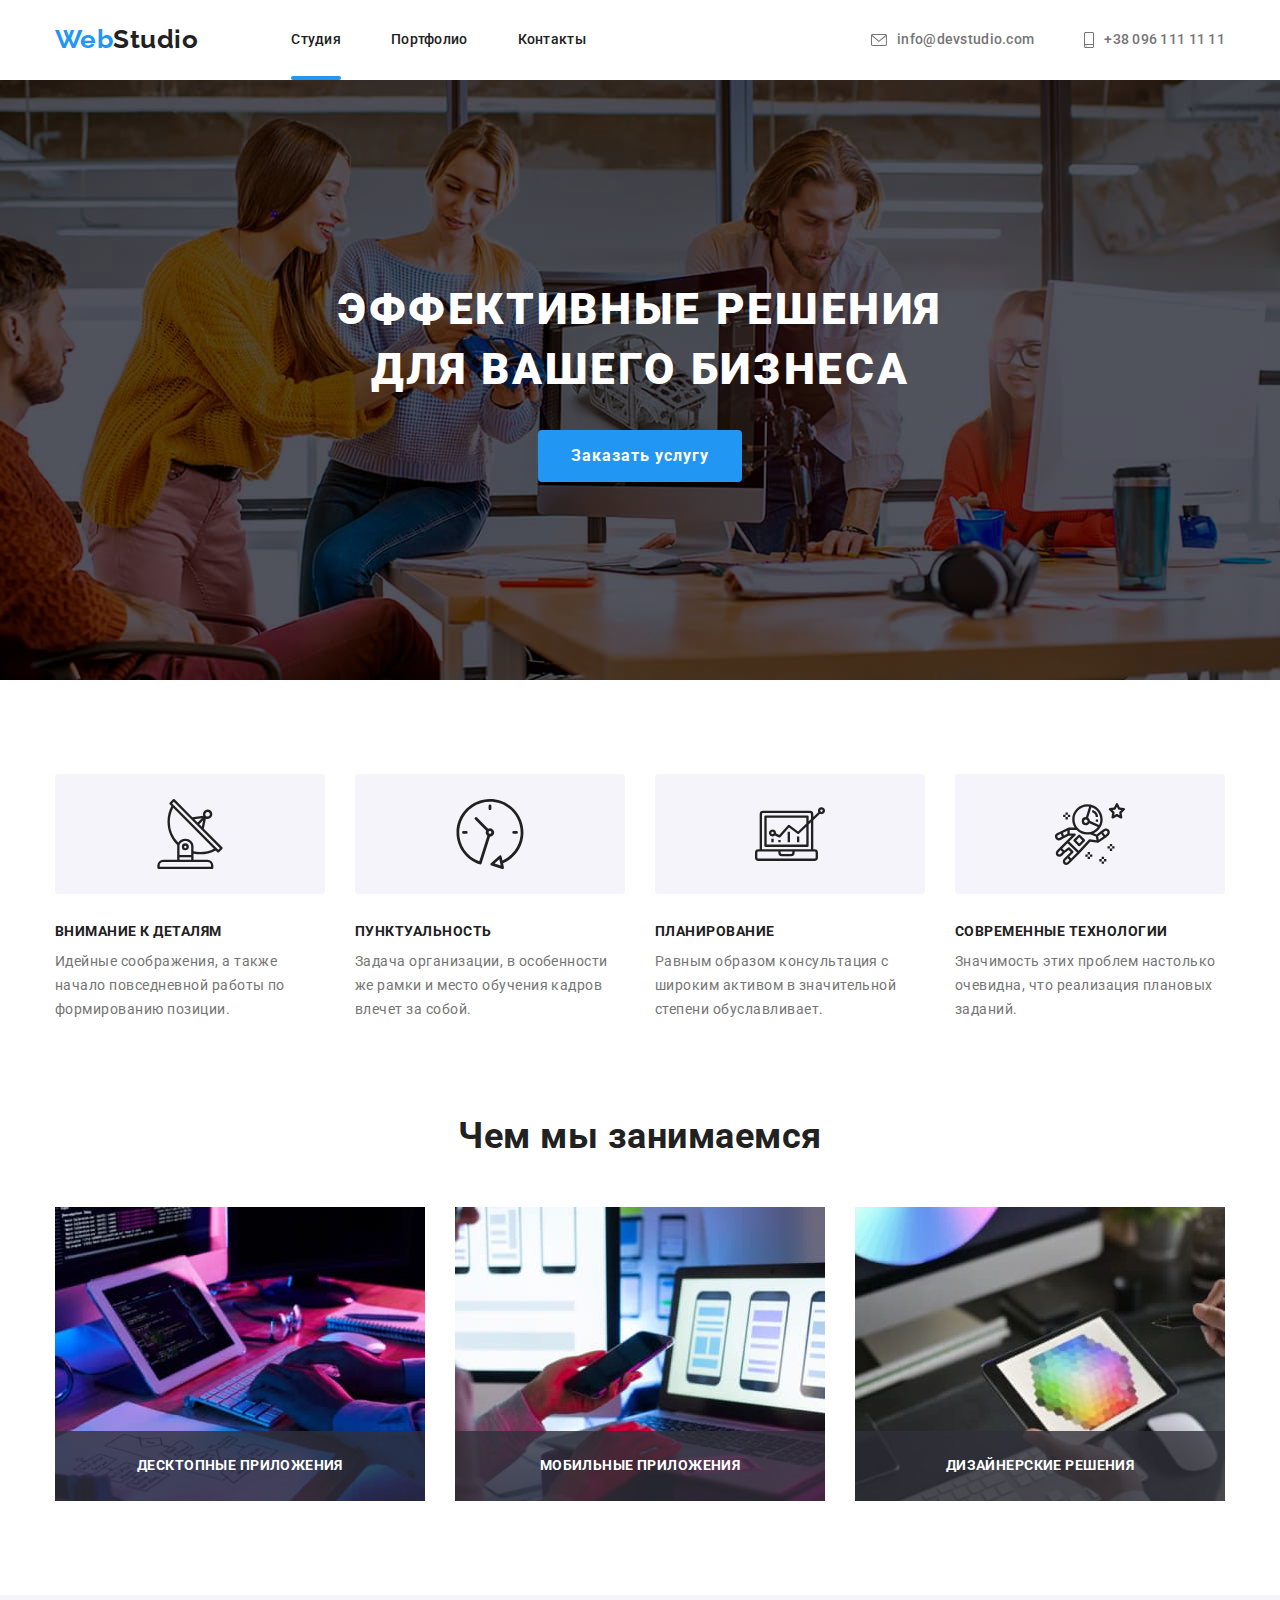
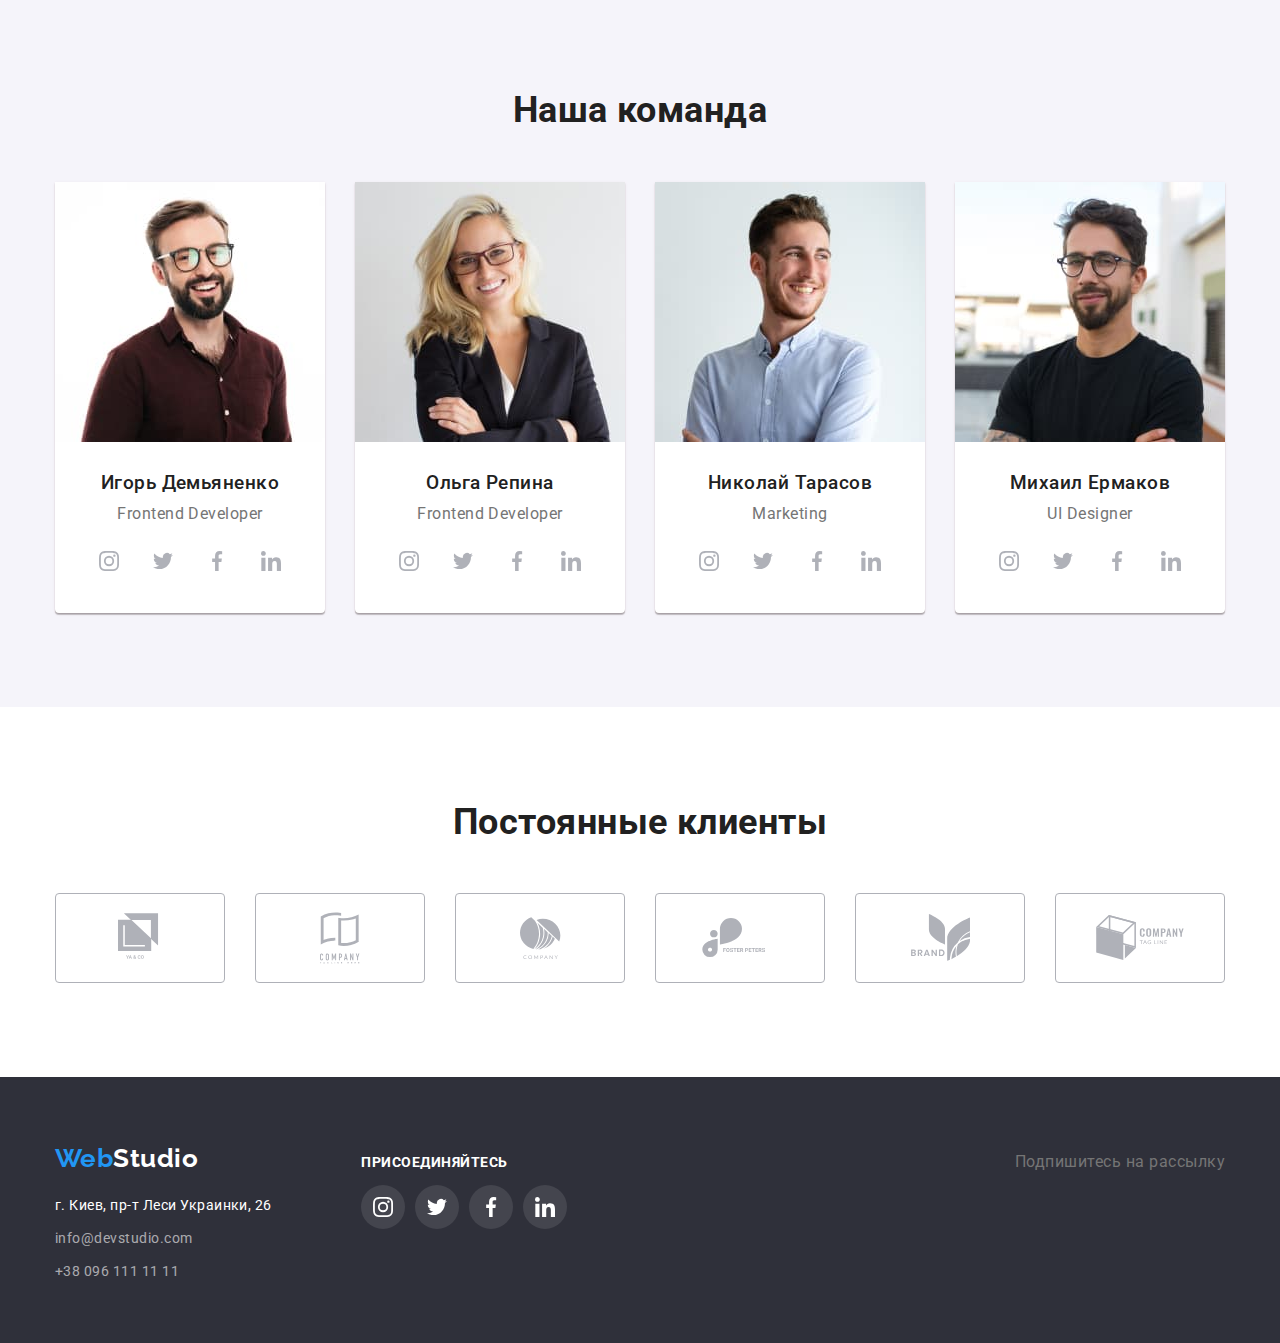
<file: index.html>
<!DOCTYPE html>
<html lang="ru">

<head>
    <meta charset="UTF-8">
    <meta name="viewport" content="width=device-width, initial-scale=1.0">
    <title>WebStudio</title>
    <link rel="preconnect" href="https://fonts.gstatic.com">
    <link rel="stylesheet" href="https://fonts.googleapis.com/css2?family=Raleway:wght@700&family=Roboto:wght@400;500;700;900&display=swap">
    <link rel="stylesheet" href="https://cdnjs.cloudflare.com/ajax/libs/modern-normalize/1.0.0/modern-normalize.min.css">
    <link rel="stylesheet" href="./css/styles.css">
</head>

<body>
    <!--Шапка сайта с навигацией-->
    <header class="page-header">
        <div class="container">
            <nav class="main-nav">
                <a href="./index.html" lang="en" class="logo">
                    <span class="logo-web">Web</span><span class="header-studio">Studio</span>
                </a>
                <ul class="site-nav list">
                    <li class="item">
                        <a href="./index.html" class="link current">Студия</a>
                    </li>
                    <li class="item">
                        <a href="./portfolio.html" class="link">Портфолио</a>
                    </li>
                    <li class="item">
                        <a href="" class="link">Контакты</a></li>
                </ul>
            </nav>
            <ul class="contacts list">
                <li class="item">
                    <a href="mailto:info@devstudio.com"
                        class="link mail" 
                        lang="en">
                        <svg class="icon-mail" width="16" height="12">
                            <use href="./images/sprite.svg#icon-envelope" class="mail"></use>
                        </svg>
                        info@devstudio.com</a>
                </li>
                <li class="item">
                    <a  href="tel:+380961111111"
                        class="link tel">
                        <svg class="icon-tel"  width="10" height="16">
                            <use href="./images/sprite.svg#icon-smartphone" class="tel"></use>
                        </svg>
                        +38 096 111 11 11</a>
                </li>
            </ul>
        </div>
    </header>
    <main>
        <!--Заглавие, кнопка-->
        <section class="hero">
            <div class="overlay">
                <div class="hero-title">
                    <h1 class="hero-text">Эффективные решения для вашего бизнеса</h1>
                </div>
                <button type="button" class="button primary" data-open-modal>Заказать услугу</button>
                <div class="backdrop is-hidden" data-backdrop>
                    <div class="modal">
                        <button type="button" class="close-button" data-close-modal>&#10006</button>
                        <p>Lorem ipsum, dolor sit amet consectetur adipisicing elit. Corrupti, vel.</p>
                    </div>
                </div>
            </div>
        </section>

        <!--Наши решения, заголовок скрыт-->
        <section class="section decision">
            <div class="container">
                <h2 class="visually-hidden">Решения</h2>
                <ul class="list">
                    <li class="item attention">
                        <div class="item-background">
                            <svg class="icon-decision">
                                <use href="./images/sprite.svg#icon-antenna"></use>
                            </svg>
                        </div>
                        <h3 class="title ">Внимание к деталям</h3>
                        <p class="text">Идейные соображения, а также начало повседневной работы по формированию позиции.</p>
                    </li>
                    <li class="item punctual">
                        <div class="item-background">
                            <svg class="icon-decision">
                                <use href="./images/sprite.svg#icon-clock"></use>
                            </svg>
                        </div>
                        <h3 class="title ">Пунктуальность</h3>
                        <p class="text">Задача организации, в особенности же рамки и место обучения кадров влечет
                            за собой.</p>
                    </li>
                    <li class="item planning">
                        <div class="item-background">
                            <svg class="icon-decision">
                            <use href="./images/sprite.svg#icon-diagram"></use>
                            </svg>
                        </div>
                        <h3 class="title ">Планирование</h3>
                        <p class="text">Равным образом консультация с широким активом в значительной степени
                            обуславливает.</p>
                    </li>
                    <li class="item technology">
                        <div class="item-background">
                            <svg class="icon-decision">
                                <use href="./images/sprite.svg#icon-astronaut"></use>
                            </svg>
                        </div>
                        <h3 class="title ">Современные технологии</h3>
                        <p class="text">Значимость этих проблем настолько очевидна, что реализация плановых
                            заданий.</p>
                    </li>
                </ul>
            </div>
        </section>

        <!--Чем мы занимаемся-->
        <section class="section work">
            <div class="container">
                <h2 class="title">Чем мы занимаемся</h2>
                <ul class="list">
                    <li class="item">
                        <a href="" class="link picture">
                            <img src="./images/box-1.jpg" 
                                alt="Программист работает за планшетом" 
                                width="370">
                            <div class="overlay">
                                <p class="text">Десктопные приложения</p>
                            </div>
                        </a>
                    </li>
                    <li class="item">
                        <a href="" class="link picture">
                            <img src="./images/box-2.jpg" 
                                alt="Человек, который настраивает мобильное приложение"
                                width="370">
                            <div class="overlay">
                                <p class="text">Мобильные приложения</p>
                            </div>
                        </a>
                    </li>
                    <li class="item">
                        <a href="" class="link picture">
                            <img src="./images/box-3.jpg" 
                                alt="Пользователь рисует на планшете" 
                                width="370">
                            <div class="overlay">
                                <p class="text">Дизайнерские решения</p>
                            </div>
                        </a>
                    </li>
                </ul>
            </div>
        </section>

        <!--Наша команда-->
        <section class="section team">
            <div class="container">
                <h2 class="title">Наша команда</h2>
                <ul class="team list">
                    <li>
                        <a href="">
                            <img src="./images/team-card-01.jpg" alt="Фотография, на которой изображен сотрудник Игорь Демьяненко" 
                                width="270"
                                class="team-photo">
                        </a>
                        <h3 class="team-names">Игорь Демьяненко</h3>
                        <p class="description">Frontend Developer</p>
                        <ul class="social-list">
                            <li class="list">
                                <a href="https://www.instagram.com/" class="link-social" aria-label="Instagram">
                                    <svg class="icon-social">
                                        <use href="./images/sprite.svg#icon-instagram"></use>
                                    </svg>
                                </a>
                            </li>
                            <li class="list">
                                <a href="https://www.twitter.com/" class="link-social" aria-label="twitter">
                                    <svg class="icon-social">
                                        <use href="./images/sprite.svg#icon-twitter"></use>
                                    </svg>
                                </a>
                            </li>
                            <li class="list">
                                <a href="https://www.facebook.com/" class="link-social" aria-label="facebook">
                                    <svg class="icon-social">
                                        <use href="./images/sprite.svg#icon-facebook"></use>
                                    </svg>
                                </a>
                            </li>
                            <li class="list">
                                <a href="https://www.linkedin.com/" class="link-social" aria-label="linkedin">
                                    <svg class="icon-social">
                                        <use href="./images/sprite.svg#icon-linkedin"></use>
                                    </svg>
                                </a>
                            </li>
                        </ul>
                    </li>
                    <li>
                        <a href="">
                            <img src="./images/team-card-02.jpg"
                                alt="Фотография, на которой изображена сотрудница Ольга Репина" 
                                width="270"
                                class="team-photo">
                        </a>
                        <h3 class="team-names">Ольга Репина</h3>
                        <p class="description">Frontend Developer</p>
                        <ul class="social-list">
                            <li class="list">
                                <a href="https://www.instagram.com/" class="link-social" aria-label="Instagram">
                                    <svg class="icon-social">
                                        <use href="./images/sprite.svg#icon-instagram"></use>
                                    </svg>
                                </a>
                            </li>
                            <li class="list">
                                <a href="https://www.twitter.com/" class="link-social" aria-label="twitter">
                                    <svg class="icon-social">
                                        <use href="./images/sprite.svg#icon-twitter"></use>
                                    </svg>
                                </a>
                            </li>
                            <li class="list">
                                <a href="https://www.facebook.com/" class="link-social" aria-label="facebook">
                                    <svg class="icon-social">
                                        <use href="./images/sprite.svg#icon-facebook"></use>
                                    </svg>
                                </a>
                            </li>
                            <li class="list">
                                <a href="https://www.linkedin.com/" class="link-social" aria-label="linkedin">
                                    <svg class="icon-social">
                                        <use href="./images/sprite.svg#icon-linkedin"></use>
                                    </svg>
                                </a>
                            </li>
                        </ul>
                    </li>
                    <li>
                        <a href="">
                            <img src="./images/team-card-03.jpg"
                                alt="Фотография, на которой изображен сотрудник Николай Тарасов" 
                                width="270"
                                class="team-photo">
                            </a>
                        <h3 class="team-names">Николай Тарасов</h3>
                        <p class="description">Marketing</p>
                        <ul class="social-list">
                            <li class="list">
                                <a href="https://www.instagram.com/" class="link-social" aria-label="Instagram">
                                    <svg class="icon-social">
                                        <use href="./images/sprite.svg#icon-instagram"></use>
                                    </svg>
                                </a>
                            </li>
                            <li class="list">
                                <a href="https://www.twitter.com/" class="link-social" aria-label="twitter">
                                    <svg class="icon-social">
                                        <use href="./images/sprite.svg#icon-twitter"></use>
                                    </svg>
                                </a>
                            </li>
                            <li class="list">
                                <a href="https://www.facebook.com/" class="link-social" aria-label="facebook">
                                    <svg class="icon-social">
                                        <use href="./images/sprite.svg#icon-facebook"></use>
                                    </svg>
                                </a>
                            </li>
                            <li class="list">
                                <a href="https://www.linkedin.com/" class="link-social" aria-label="linkedin">
                                    <svg class="icon-social">
                                        <use href="./images/sprite.svg#icon-linkedin"></use>
                                    </svg>
                                </a>
                            </li>
                        </ul>
                    </li>
                    <li>
                        <a href="">
                            <img src="./images/team-card-04.jpg"
                                alt="Фотография, на которой изображен сотрудник Михаил Ермаков" 
                                width="270"
                                class="team-photo">
                            </a>
                        <h3 class="team-names">Михаил Ермаков</h3>
                        <p class="description">UI Designer</p>
                        <ul class="social-list">
                            <li class="list">
                                <a href="https://www.instagram.com/" class="link-social" aria-label="Instagram">
                                    <svg class="icon-social">
                                        <use href="./images/sprite.svg#icon-instagram"></use>
                                    </svg>
                                </a>
                            </li>
                            <li class="list">
                                <a href="https://www.twitter.com/" class="link-social" aria-label="twitter">
                                    <svg class="icon-social">
                                        <use href="./images/sprite.svg#icon-twitter"></use>
                                    </svg>
                                </a>
                            </li>
                            <li class="list">
                                <a href="https://www.facebook.com/" class="link-social" aria-label="facebook">
                                    <svg class="icon-social">
                                        <use href="./images/sprite.svg#icon-facebook"></use>
                                    </svg>
                                </a>
                            </li>
                            <li class="list">
                                <a href="https://www.linkedin.com/" class="link-social" aria-label="linkedin">
                                    <svg class="icon-social">
                                        <use href="./images/sprite.svg#icon-linkedin"></use>
                                    </svg>
                                </a>
                            </li>
                        </ul>
                    </li>
                </ul>
            </div>
        </section>

        <!--Наши партнеры-->
        <section class="section partners">
            <div class="container">
                <h2 class="title">Постоянные клиенты</h2>
                <ul class="list">
                    <li class="list">
                        <div class="item-partners">
                            <a href="" class="link-partners">
                                <svg width="44.27" height="49.23">
                                    <use href="./images/sprite.svg#icon-company-1"></use>
                                </svg>
                            </a>
                        </div>
                    </li>
                    <li class="list item-partners">
                        <div class="item-partners">
                            <a href="" class="link-partners">
                                <svg width="40" height="52">
                                    <use href="./images/sprite.svg#icon-company-2"></use>
                                </svg>
                            </a>
                        </div>
                    </li>
                    <li class="list item-partners">
                        <div class="item-partners">
                            <a href="" class="link-partners">
                                <svg width="41" height="42.6">
                                    <use href="./images/sprite.svg#icon-company-3"></use>
                                </svg>
                            </a>
                        </div>
                    </li>
                    <li class="list item-partners">
                        <div class="item-partners">
                            <a href="" class="link-partners">
                                <svg width="79.66" height="40.02">
                                    <use href="./images/sprite.svg#icon-company-4"></use>
                                </svg>
                            </a>
                        </div>
                    </li>
                    <li class="list item-partners">
                        <div class="item-partners">
                            <a href="" class="link-partners">
                                <svg width="59" height="47">
                                    <use href="./images/sprite.svg#icon-company-5"></use>
                                </svg>
                            </a>
                        </div>
                    </li>
                    <li class="list item-partners">
                            <div class="item-partners">
                            <a href="" class="link-partners">
                                <svg width="88.48" height="45.44">
                                    <use href="./images/sprite.svg#icon-company-6"></use>
                                </svg>
                            </a>
                        </div>
                    </li>
                </ul>
            </div>
        </section>
    </main>
    
    <!--Подвал-->
    <footer class="footer">
        <div class="container">
            <div class="footer-contacts">
                <a href="./index.html" lang="en" class="logo"><span class="logo-web">Web</span><span
                        class="footer-studio">Studio</span></a>
                <address class="adress">
                    г. Киев, пр-т Леси Украинки, 26
                </address>
                <ul class="footer-list list">
                    <li><a href="mailto:info@devstudio.com" lang="en" class="footer-links">info@devstudio.com</a></li>
                    <li><a href="tel:+380961111111" class="footer-links">+38 096 111 11 11</a></li>
                </ul>    
            </div>
            <div class="footer-social">
                <p class="title-social">присоединяйтесь</p>
                <ul class="social-list">
                    <li class="list">
                        <a href="https://www.instagram.com/" class="link-social" 
                        aria-label="Instagram">
                            <svg class="icon-social">
                                <use href="./images/sprite.svg#icon-instagram"></use>
                            </svg>
                        </a>
                    </li>
                    <li class="list">
                        <a href="https://www.twitter.com/" class="link-social" 
                        aria-label="twitter">
                            <svg class="icon-social">
                                <use href="./images/sprite.svg#icon-twitter"></use>
                            </svg>
                        </a>
                    </li>
                    <li class="list">
                        <a href="https://www.facebook.com/" class="link-social" 
                        aria-label="facebook">
                            <svg class="icon-social">
                                <use href="./images/sprite.svg#icon-facebook"></use>
                            </svg>
                        </a>
                    </li>
                    <li class="list">
                        <a href="https://www.linkedin.com/" class="link-social" 
                        aria-label="linkedin">
                            <svg class="icon-social">
                                <use href="./images/sprite.svg#icon-linkedin"></use>
                            </svg>
                        </a>
                    </li>
                </ul>
            </div>
            <div class="footer-mailing">
                <p>Подпишитесь на рассылку</p>
            </div>
        </div>
    </footer>
    <script>
        const refs = {
            openModalBtn: document.querySelector("[data-open-modal]"),
            closeModalBtn: document.querySelector("[data-close-modal]"),
            backdrop: document.querySelector("[data-backdrop]"),
        };

        refs.openModalBtn.addEventListener("click", toggleModal);
        refs.closeModalBtn.addEventListener("click", toggleModal);

        refs.backdrop.addEventListener("click", logBackdropClick);

        function toggleModal() {
            refs.backdrop.classList.toggle("is-hidden");
        }

        function logBackdropClick() {
            console.log("Это клик в бекдроп");
        }
    </script>
    <script>
        const { height: pageHeaderHeight } = document
            .querySelector(".page-header")
            .getBoundingClientRect();

        document.body.style.paddingTop = `${pageHeaderHeight}px`;
    </script>
</body>
</html>
</file>
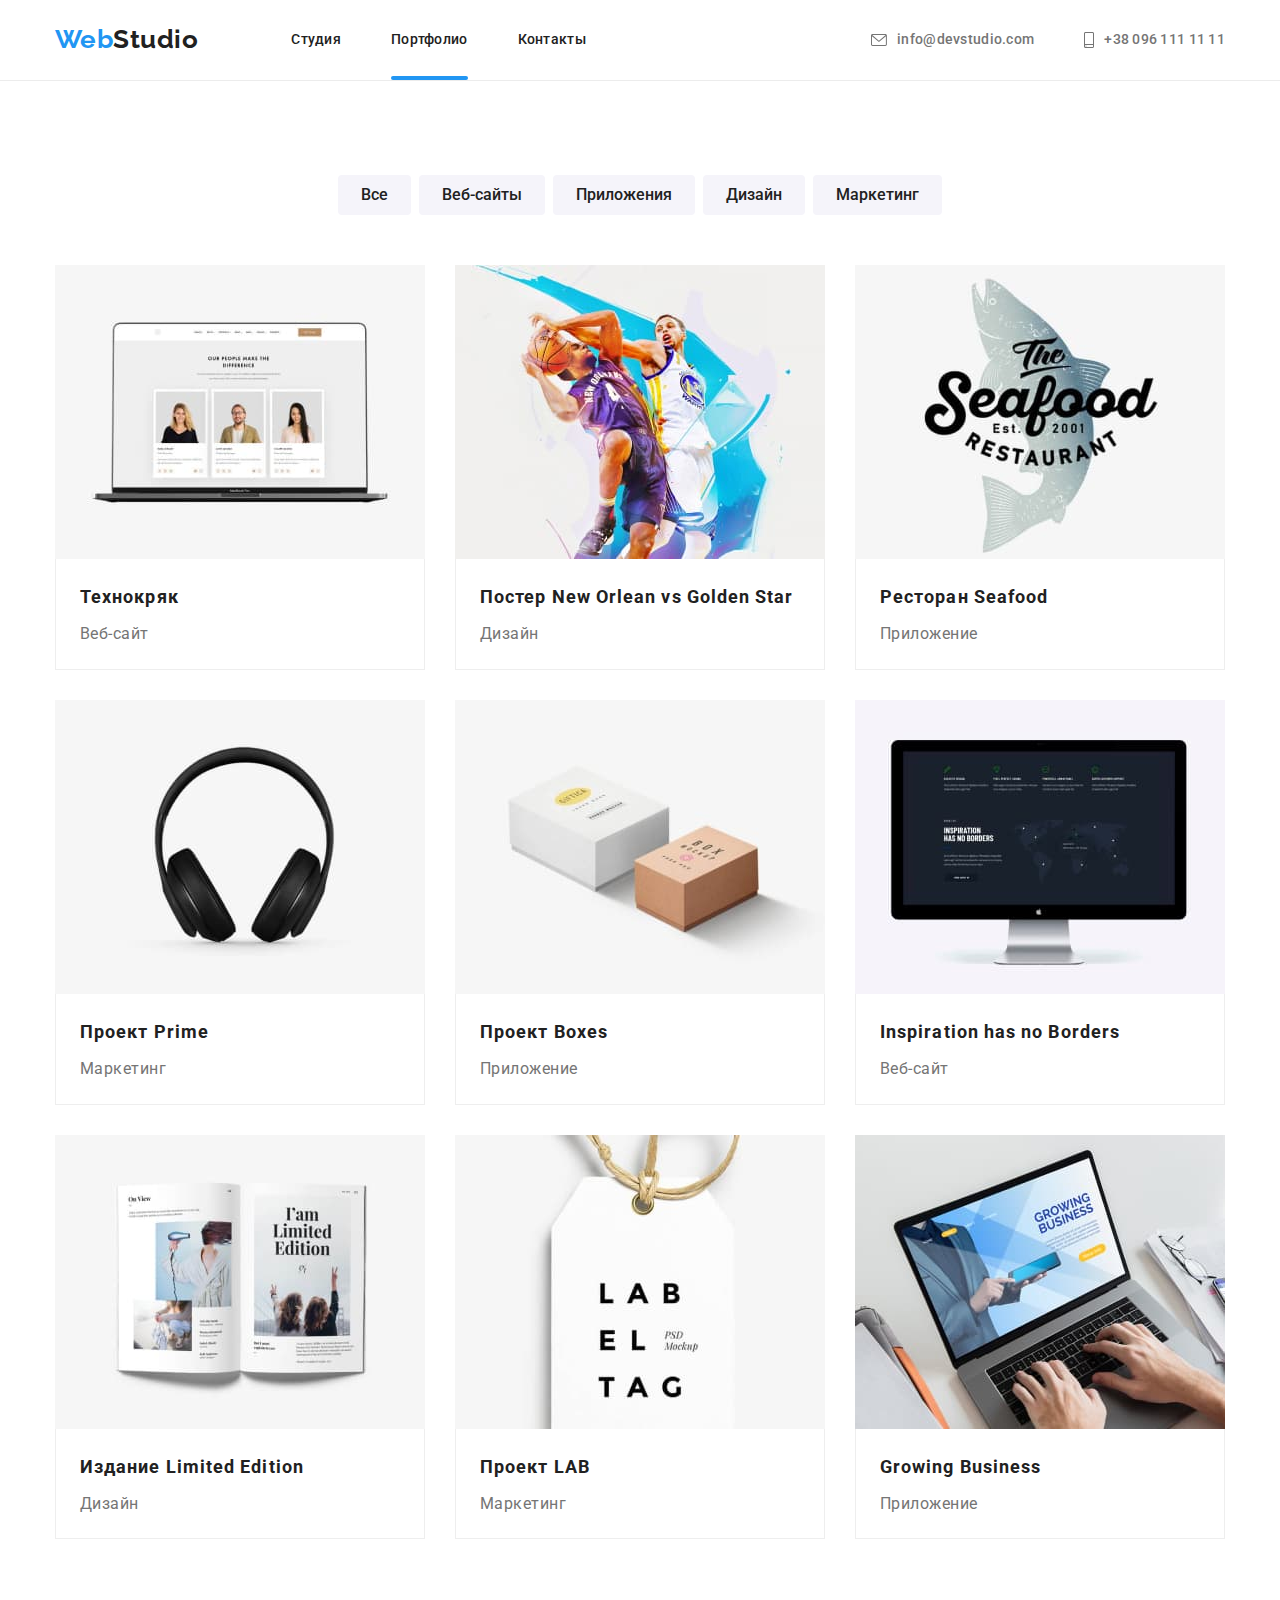
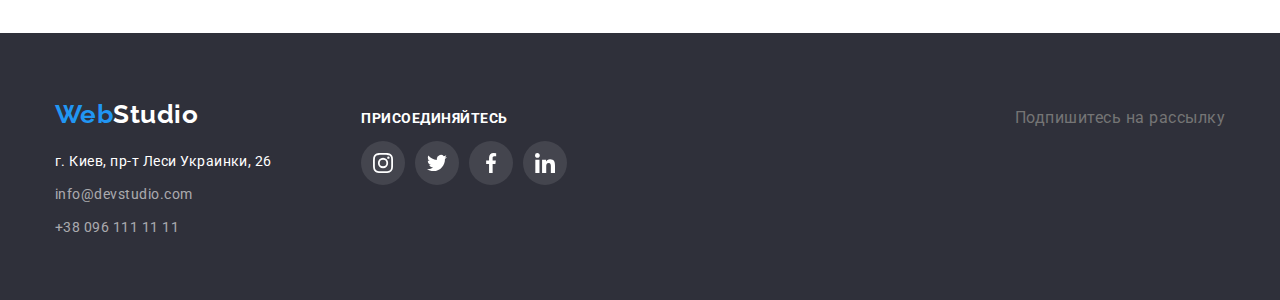
<file: portfolio.html>
<!DOCTYPE html>
<html lang="ru">
<head>
    <meta charset="UTF-8">
    <meta name="viewport" content="width=device-width, initial-scale=1.0">
    <title>Портфолио</title>
    <link rel="preconnect" href="https://fonts.gstatic.com">
    <link rel="stylesheet" href="https://fonts.googleapis.com/css2?family=Raleway:wght@700&family=Roboto:wght@400;500;700;900&display=swap">
    <link rel="stylesheet" href="https://cdnjs.cloudflare.com/ajax/libs/modern-normalize/1.0.0/modern-normalize.min.css">
    <link rel="stylesheet" href="./css/styles.css">
</head>
<body>
    <!--Шапка сайта с навигацией-->
    <header class="page-header border">
        <div class="container">
            <nav class="main-nav">
                <a href="./index.html" lang="en" class="logo">
                    <span class="logo-web">Web</span><span class="header-studio">Studio</span>
                </a>
                <ul class="site-nav list">
                    <li class="item">
                        <a href="./index.html" class="link">Студия</a>
                    </li>
                    <li class="item">
                        <a href="./portfolio.html" class="link current">Портфолио</a>
                    </li>
                    <li class="item">
                        <a href="" class="link">Контакты</a>
                    </li>
                </ul>
            </nav>
            <ul class="contacts list">
                <li class="item">
                    <a href="mailto:info@devstudio.com" class="link mail" lang="en">
                        <svg class="icon-mail" width="16" height="12">
                            <use href="./images/sprite.svg#icon-envelope" class="mail"></use>
                        </svg>
                        info@devstudio.com</a>
                </li>
                <li class="item">
                    <a href="tel:+380961111111" class="link tel">
                        <svg class="icon-tel" width="10" height="16">
                            <use href="./images/sprite.svg#icon-smartphone" class="tel"></use>
                        </svg>
                        +38 096 111 11 11</a>
                </li>
            </ul>
        </div>
    </header>
<main>
    <section class="section">
        <div class="container">
            <h1 class="visually-hidden">Портфолио</h1>
                <ul class="filter-list list">
                    <li class="item">
                        <button type="button" class="filter">Все</button></li>
                    <li class="item">
                        <button type="button" class="filter">Веб-сайты</button></li>
                    <li class="item">
                        <button type="button" class="filter">Приложения</button></li>
                    <li class="item">
                        <button type="button" class="filter">Дизайн</button></li>
                    <li class="item">
                        <button type="button" class="filter">Маркетинг</button></li>
                </ul>
            <h2 class="visually-hidden">Перечень работ</h2>
                <ul class="card-set list">
                    <li class="item">
                        <a href="" class="link">
                            <div class="thumb">
                                <img src="./images/project-1.jpg" 
                                alt="Ноутбук с изображением сайта"
                                width="370">
                                <p class="card-overlay">Технокряк это современная площадка распространения коронавируса. Компании используют эту платформу для цифрового шпионажа и атак на защищённые сервера конкурентов.</p>
                            </div>
                            <div class="portfolio-description">
                                <h3 class="project-name">Технокряк</h3>
                                <p class="project">Веб-сайт</p>
                            </div>
                        </a>
                    </li>    
                    <li class="item">
                        <a href="" class="link">
                            <div class="thumb">
                                <img src="./images/project-2.jpg" 
                                    alt="Плакат с баскетболистами" 
                                    width="370">
                                <p class="card-overlay">Lorem ipsum dolor sit amet, consectetur adipisicing elit. Saepe deleniti cupiditate labore sint nulla magnam laboriosam praesentium nemo quibusdam consectetur!</p>
                            </div>
                            <div class="portfolio-description">
                                <h3 class="project-name">Постер <span lang="en">New Orlean vs Golden Star</span></h3>
                                <p class="project">Дизайн</p>
                            </div>
                        </a>
                    </li>
                    <li class="item">
                        <a href="" class="link">
                            <div class="thumb">
                                <img src="./images/project-3.jpg" 
                                    alt="Логотип с изображением рыбы" 
                                    width="370">
                                <p class="card-overlay">Lorem ipsum dolor sit amet, consectetur adipisicing elit. Saepe deleniti cupiditate labore sint nulla magnam laboriosam praesentium nemo quibusdam consectetur!</p>
                            </div>
                            <div class="portfolio-description">
                                <h3 class="project-name">Ресторан <span lang="en">Seafood</span></h3>
                                <p class="project">Приложение</p>
                            </div>
                        </a>
                    </li>
                    <li class="item">
                        <a href="" class="link">
                            <div class="thumb">
                                <img src="./images/project-4.jpg" 
                                    alt="Наушники" 
                                    width="370">
                                <p class="card-overlay">Lorem ipsum dolor sit amet consectetur adipisicing elit. Non ullam repellat at in, atque deleniti voluptas saepe magni nobis reprehenderit sed perferendis recusandae cum? A corporis quasi earum mollitia magni?</p>
                            </div>
                            <div class="portfolio-description">
                                <h3 class="project-name">Проект <span lang="en">Prime</span></h3>
                                <p class="project">Маркетинг</p>
                            </div>
                        </a>
                    </li>
                    <li class="item">
                        <a href="" class="link">
                            <div class="thumb">
                                <img src="./images/project-5.jpg" 
                                    alt="Две упаковочные коробки" 
                                    width="370">
                                <p class="card-overlay">Lorem ipsum dolor sit, amet consectetur adipisicing elit. Commodi provident, error ipsum sit saepe eaque est. Nulla odit placeat impedit!</p>
                            </div>
                            <div class="portfolio-description">
                                <h3 class="project-name">Проект <span lang="en">Boxes</span></h3>
                                <p class="project">Приложение</p>
                            </div>
                        </a>
                    </li>
                    <li class="item">
                        <a href="" class="link">
                            <div class="thumb">
                                <img src="./images/project-6.jpg" 
                                    alt="Монитор с изображением сайта" 
                                    width="370">
                                    <p class="card-overlay">Lorem ipsum dolor, sit amet consectetur adipisicing elit. Temporibus cupiditate, in esse aliquid tempore voluptatem natus dicta exercitationem animi nemo quasi doloribus ab, reiciendis possimus!</p>
                            </div>
                            <div class="portfolio-description">
                                <h3 class="project-name" lang="en">Inspiration has no Borders</h3>
                                <p class="project">Веб-сайт</p>
                            </div>
                        </a>
                    </li>
                    <li class="item">
                        <a href="" class="link">
                            <div class="thumb">
                                <img src="./images/project-7.jpg" 
                                    alt="Разворот журнала" 
                                    width="370">
                                <p class="card-overlay">Lorem ipsum dolor, sit amet consectetur adipisicing elit. Commodi similique aliquid rem ratione odit architecto eos id accusamus, magnam quidem error provident odio atque enim.</p>
                            </div>
                            <div class="portfolio-description">
                                <h3 class="project-name">Издание <span lang="en">Limited Edition</span></h3>
                                <p class="project">Дизайн</p>
                            </div>
                        </a>
                    </li>
                    <li class="item">
                        <a href="" class="link">
                            <div class="thumb">
                                <img src="./images/project-8.jpg" 
                                alt="Одежная этикетка с логотипом" 
                                width="370">
                                <p class="card-overlay">Lorem ipsum dolor sit amet, consectetur adipisicing elit. Similique harum non laboriosam eum obcaecati facere odit molestias iste doloribus esse.</p>
                            </div>
                            <div class="portfolio-description">
                                <h3 class="project-name">Проект <span lang="en">LAB</span></h3>
                                <p class="project">Маркетинг</p>
                            </div>
                        </a>
                    </li>
                    <li class="item">
                        <a href="" class="link">
                            <div class="thumb">
                                <img src="./images/project-9.jpg" 
                                    alt="Открытое приложение на ноутбуке" 
                                    width="370">
                                <p class="card-overlay">Lorem ipsum dolor sit amet consectetur adipisicing elit. Iste voluptatibus vero quo accusantium explicabo. Repudiandae, itaque! A perferendis nisi est sapiente tempora dolorum quod aperiam!</p>
                            </div>
                            <div class="portfolio-description">
                                <h3 class="project-name" lang="en">Growing Business</h3>
                                <p class="project">Приложение</p>
                            </div>
                        </a>
                    </li>
                </ul>
        </div>
    </section>    
</main>
    <!--Подвал-->
    <footer class="footer">
        <div class="container">
            <div class="footer-contacts">
                <a href="./index.html" lang="en" class="logo"><span class="logo-web">Web</span><span
                        class="footer-studio">Studio</span></a>
                <address class="adress">
                    г. Киев, пр-т Леси Украинки, 26
                </address>
                <ul class="footer-list list">
                    <li><a href="mailto:info@devstudio.com" lang="en" class="footer-links">info@devstudio.com</a></li>
                    <li><a href="tel:+380961111111" class="footer-links">+38 096 111 11 11</a></li>
                </ul>
            </div>
            <div class="footer-social">
                <p class="title-social">присоединяйтесь</p>
                <ul class="social-list">
                    <li class="list">
                        <a href="https://www.instagram.com/" class="link-social" aria-label="Instagram">
                            <svg class="icon-social">
                                <use href="./images/sprite.svg#icon-instagram"></use>
                            </svg>
                        </a>
                    </li>
                    <li class="list">
                        <a href="https://www.twitter.com/" class="link-social" aria-label="twitter">
                            <svg class="icon-social">
                                <use href="./images/sprite.svg#icon-twitter"></use>
                            </svg>
                        </a>
                    </li>
                    <li class="list">
                        <a href="https://www.facebook.com/" class="link-social" aria-label="facebook">
                            <svg class="icon-social">
                                <use href="./images/sprite.svg#icon-facebook"></use>
                            </svg>
                        </a>
                    </li>
                    <li class="list">
                        <a href="https://www.linkedin.com/" class="link-social" aria-label="linkedin">
                            <svg class="icon-social">
                                <use href="./images/sprite.svg#icon-linkedin"></use>
                            </svg>
                        </a>
                    </li>
                </ul>
            </div>
            <div class="footer-mailing">
                <p>Подпишитесь на рассылку</p>
            </div>
        </div>
    </footer>
    <script>
        const { height: pageHeaderHeight } = document
            .querySelector(".page-header")
            .getBoundingClientRect();

        document.body.style.paddingTop = `${pageHeaderHeight}px`;
    </script>
</body>
</html>
</file>
<file: css/styles.css>
:root {
  --primary-text-color: #757575;
  --secondary-text-color: #ffffff;
  --title-text-color: #212121;
  --accent-color: #2196f3;
  --primary-bg-color: #ffffff;
  --secondary-bg-color: #f5f4fa;
  --hero-bg-color: #c4c4c4;
  --accent-bg-color: #2f303a;
  --border-header: #ececec;
  --border-partners: #afb1b8;

  --icon-white: #ffffff;
  --icon-grey: #afb1b8;

  --function-cubic: cubic-bezier(0.4, 0, 0.2, 1);
  --function-time: 250ms;
}

body {
  margin: 0;
  color: var(--primary-text-color);
  background-color: var(--primary-bg-color);

  font-family: Roboto, sans-serif;
  font-style: normal;
  font-weight: 400;
  letter-spacing: 00.03em;
}
.container {
  margin-left: auto;
  margin-right: auto;
  width: 1200px;
  padding-right: 15px;
  padding-left: 15px;
}
.list {
  margin: 0px;
  padding: 0px;
  list-style: none;
}
img {
  display: block;
  max-width: 100%;
  height: auto;
}
/*header container*/
.page-header .container {
  display: flex;
  align-items: center;
}
.page-header {
  position: fixed;
  width: 100%;
  top: 0;
  left: 0;
  min-height: 80xp;
  background-color: var(--primary-bg-color);
  z-index: 1;
}
.main-nav {
  display: flex;
  margin-left: 0px;
  margin-right: 0px;
}
/*header logo*/
.logo {
  display: flex;
  align-items: center;
  text-decoration: none;
  margin-top: 24px;
  margin-bottom: 25px;
  margin-right: 93px;

  font-family: Raleway, sans-serif;
  font-weight: 700;
  font-size: 26px;
  line-height: 1.19;
}
.logo-web {
  color: var(--accent-color);
}
.header-studio {
  color: var(--title-text-color);
}

/*site navigation*/
.site-nav {
  display: flex;
  position: relative;
}
.site-nav .item + .item,
.contacts .item + .item {
  margin-left: 50px;
}
.site-nav .link {
  display: block;
  position: relative;
  padding-top: 32px;
  padding-bottom: 32px;

  color: var(--title-text-color);

  font-weight: 500;
  font-size: 14px;
  line-height: 1.14;
  letter-spacing: 0.02em;
  text-decoration: none;

  transition: var(--function-time) var(--function-cubic);
}
.site-nav .link:hover,
.site-nav .link:focus {
  color: var(--accent-color);

  cursor: pointer;
}

.site-nav .link.current:after {
  content: '';
  display: block;
  position: absolute;
  left: 0;
  bottom: 0;

  width: 100%;
  height: 4px;
  border-radius: 2px;
  background-color: var(--accent-color);
  color: var(--accent-color);
}
/*site contacts*/
.contacts {
  display: flex;
  margin-left: auto;
}
.contacts.list .item {
  display: flex;
}
.contacts .link {
  display: flex;
  padding-top: 32px;
  padding-bottom: 32px;

  color: var(--primary-text-color);

  font-weight: 500;
  font-size: 14px;
  line-height: 1.14;
  letter-spacing: 0.02em;
  text-decoration: none;
}
.link.mail,
.link.tel {
  fill: var(--primary-text-color);
  align-items: center;

  transition: var(--function-time) var(--function-cubic);
}
.icon-mail,
.icon-tel {
  margin-right: 10px;
}
.link.mail:hover,
.link.mail:focus,
.link.tel:hover,
.link.tel:focus {
  color: var(--accent-color);
  fill: var(--accent-color);

  cursor: pointer;
}

/*hero*/
.hero {
  text-align: center;
}
.hero-text {
  margin: 0;
  color: var(--secondary-text-color);
  font-weight: 900;
  font-size: 44px;
  line-height: 1.36;
  letter-spacing: 0.06em;
  text-transform: uppercase;
}
.hero .overlay {
  max-width: 1600px;
  height: 600px;
  margin: 0 auto;
  background-image: linear-gradient(
      to right,
      rgba(0, 0, 0, 0.4),
      rgba(0, 0, 0, 0.4)
    ),
    url('../images/bg-photo.jpg');
  background-color: var(--hero-bg-color);
  background-repeat: no-repeat;
  background-size: cover;
  background-position: center;
}
.hero-title {
  padding-top: 200px;
  padding-bottom: 30px;
  margin: 0 auto;
  width: 696px;
}

/*hero buttons*/
button {
  font-family: inherit;
}
.button {
  display: inline-flex;
  padding: 10px 32px;
  min-width: 200px;
  border: 1px solid transparent;
  border-radius: 4px;

  color: var(--secondary-text-color);
  background-color: var(--accent-color);

  font-weight: 700;
  font-size: 16px;
  line-height: 1.88;
  letter-spacing: 0.06em;
  text-decoration: none;
  text-align: center;
}
.button.primary {
  color: var(--secondary-text-color);
  background-color: var(--accent-color);
  cursor: pointer;
}
.button.secondary {
  color: var(--title-text-color);
  background-color: var(--secondary-bg-color);
}
/*hero backdrop*/
.backdrop {
  position: fixed;
  top: 0;
  left: 0;

  width: 100%;
  height: 100%;

  background-color: rgba(0, 0, 0, 0.2);

  opacity: 1;
  transition: opacity var(--function-time) var(--function-cubic);

  z-index: 1;
}
.backdrop.is-hidden {
  opacity: 0;
  pointer-events: none;
}

.modal {
  display: flex;
  flex-direction: column;
  align-items: flex-end;
  position: absolute;
  top: 50%;
  left: 50%;
  transform: translate(-50%, -50%) scale(1);

  min-height: 581px;
  min-width: 528px;

  padding: 8px;
  background-color: var(--primary-bg-color);
}

.backdrop.is-hidden .modal {
  transform: tanslate(-50%, -50%) scale(0.9);
  transition: transform var(--function-time) var(--function-cubic);
}

.close-button {
  top: 0;
  right: 0;

  height: 30px;
  width: 30px;
  border-radius: 50%;

  border: 1px solid rgba(0, 0, 0, 0.1);
  cursor: pointer;
}
.modal p {
  margin-top: 0;
  margin-bottom: 0;
}

/*sections*/
.link {
  text-decoration: none;
}
.section {
  padding-top: 94px;
  padding-bottom: 94px;
}
/*hidden title - Наши решения - dicision*/
.visually-hidden {
  position: absolute;
  clip: rect(0 0 0 0);
  width: 1px;
  height: 1px;
  margin: -1px;
}
.decision .list,
.work .list,
.team.list,
.partners .list {
  display: flex;
  flex-wrap: wrap;
  justify-content: space-between;
}
.decision .item,
.team .item {
  width: 270px;
}
.item-background {
  display: flex;
  justify-content: center;
  padding-top: 25px;
  padding-bottom: 25px;
  margin-bottom: 30px;

  background-color: var(--secondary-bg-color);
  border-radius: 4px;
}
.icon-decision {
  height: 70px;
  width: 70px;
  justify-content: center;
  fill: var(--title-text-color);
}

.decision .title {
  margin-top: 0px;
  margin-bottom: 10px;

  color: var(--title-text-color);

  font-weight: 700;
  font-size: 14px;
  line-height: 1.14;
  text-transform: uppercase;
}
.decision .text {
  margin-top: 0px;
  margin-bottom: 0px;

  font-size: 14px;
  line-height: 1.7;
}
/*чем мы занимаемся work*/
.section.work {
  padding-top: 0px;
}
.work .title,
.team .title,
.partners .title {
  margin-top: 0px;
  margin-bottom: 50px;

  color: var(--title-text-color);
  font-weight: 700;
  font-size: 36px;
  line-height: 1.17;
  text-align: center;
}
.work .picture {
  margin-bottom: 0px;
}
.work .item {
  position: relative;
}

.work .overlay {
  display: flex;
  position: absolute;
  align-items: center;
  justify-content: center;

  bottom: 0;
  left: 0;
  width: 100%;
  height: 70px;

  background-color: rgba(47, 48, 58, 0.8);
}

.work .text {
  margin-top: 0;
  margin-bottom: 0;

  font-weight: 700;
  font-size: 14px;
  line-height: 1.14;
  text-align: center;
  letter-spacing: 0.03em;
  text-transform: uppercase;

  color: var(--secondary-text-color);
}
/*наша команда - team*/
.section.team {
  background-color: var(--secondary-bg-color);
}
.team.list > li {
  background: var(--primary-bg-color);
  box-shadow: 0px 1px 3px rgba(161, 83, 83, 0.12),
    0px 1px 1px rgba(0, 0, 0, 0.14), 0px 2px 1px rgba(0, 0, 0, 0.2);
  border-radius: 0px 0px 4px 4px;
}
.team-photo {
  margin-bottom: 30px;
}
.team-names {
  margin-top: 0px;
  margin-bottom: 10px;

  color: var(--title-text-color);

  font-weight: 500;
  font-size: 16;
  line-height: 1.19;
  text-align: center;
}
.description {
  margin-top: 0px;
  margin-bottom: 16px;

  color: var(--primary-text-color);

  font-size: 16px;
  line-height: 1.19;
  text-align: center;
}
.team .social-list {
  padding-left: 32px;
  padding-right: 32px;
  margin-bottom: 30px;
}
.team .list {
  display: flex;
}

.team .link-social {
  fill: var(--icon-grey);

  transition: var(--function-time) var(--function-cubic);
}
.team .link-social:hover,
.team .link-social:focus {
  fill: var(--icon-white);
}

/*partners*/
.item-partners {
  display: flex;
  justify-content: center;
  align-items: center;
}
.link-partners {
  display: inline-flex;
  align-items: center;
  justify-content: center;
  border: none;
  border-radius: 4px;
  height: 90px;
  width: 170px;

  border: 1px solid var(--border-partners);
  fill: var(--icon-grey);

  transition: var(--function-time) var(--function-cubic);
}

.link-partners:hover,
.link-partners:focus {
  border: 1px solid var(--accent-color);
  fill: var(--accent-color);

  cursor: pointer;
}

/*portfolio*/

.page-header.border {
  border-bottom: 1px solid var(--border-header);
}

/*filter buttons*/
.filter {
  display: inline-block;
  padding: 6px 22px;
  min-width: 73px;
  border: 1px solid transparent;
  border-radius: 4px;

  color: var(--title-text-color);
  background-color: var(--secondary-bg-color);

  font-weight: 500;
  font-size: 16px;
  line-height: 1.63;
  text-align: center;
  text-decoration: none;

  cursor: pointer;

  transition: var(--function-time) var(--function-cubic);
}
.filter-list .item {
  margin-right: 8px;
}
.filter-list .item:last-child {
  margin-right: 0px;
}
.filter:hover,
.filter:focus {
  color: var(--secondary-text-color);
  background-color: var(--accent-color);
  box-shadow: 0px 3px 1px rgba(0, 0, 0, 0.1), 0px 1px 2px rgba(0, 0, 0, 0.08),
    0px 2px 2px rgba(0, 0, 0, 0.12);
  border: 1px solid transparent;
  cursor: pointer;
}
.filter-list {
  display: flex;
  justify-content: center;
  margin-bottom: 20px;
}

/*card set*/
.card-set {
  display: flex;
  flex-wrap: wrap;
}
.card-set .item {
  margin-right: 30px;
  margin-top: 30px;
  width: calc((100% - 60px) / 3);
}
.card-set .item:nth-child(3n) {
  margin-right: 0px;
}
.card-set .link {
  display: block;
  margin-top: 0px;
  margin-bottom: 0px;
}
.card-set .thumb {
  position: relative;
  overflow: hidden;
}
.card-set .thumb:hover::before,
.card-set .thumb:focus::before {
  opacity: 1;
}

.card-set .link:hover,
.card-set .link:focus {
  box-shadow: 0px 1px 1px rgba(0, 0, 0, 0.12), 0px 4px 4px rgba(0, 0, 0, 0.06),
    1px 4px 6px rgba(0, 0, 0, 0.16);
}
.portfolio-description {
  margin-top: 0px;
  margin-bottom: 0px;
  padding-top: 20px;
  padding-right: 24px;
  padding-bottom: 20px;
  padding-left: 24px;
  border: 1px solid #eeeeee;
  border-top: transparent;
}
.project-name {
  margin-top: 0px;
  margin-bottom: 4px;

  color: var(--title-text-color);

  font-weight: 700;
  font-size: 18px;
  line-height: 2;
  letter-spacing: 00.06em;
}
.project {
  margin-top: 0px;
  margin-bottom: 0px;

  color: var(--primary-text-color);

  font-size: 16px;
  line-height: 1.86;
}
.card-overlay {
  position: absolute;
  top: 0;
  left: 0;
  height: 100%;
  width: 100%;
  transform: translateY(100%);
  opacity: 0;
  transition: transform var(--function-time) var(--function-cubic),
    opacity var(--function-time) var(--function-cubic);

  margin-top: 0;
  margin-bottom: 0;
  padding-top: 63px;
  padding-right: 24px;
  padding-bottom: 63px;
  padding-left: 24px;

  font-size: 18px;
  line-height: 1.56;

  background-color: rgba(33, 150, 243, 0.9);
  color: var(--secondary-text-color);
}
.card-set .link:hover .card-overlay,
.card-set .link:focus .card-overlay {
  opacity: 1;
  transform: translateY(0);
}
/*footer*/
.footer {
  background-color: var(--accent-bg-color);
  padding-top: 60px;
  padding-bottom: 60px;
}
.footer .container {
  display: flex;
  flex-direction: row;
  justify-content: flex-start;
  align-items: baseline;
  flex-wrap: nowrap;
}
/*footer fist block*/
.footer-contacts {
  margin-right: 70px;
}
.footer .logo {
  margin-top: 0px;
  margin-bottom: 20px;
}
.footer-studio {
  color: var(--secondary-text-color);
}
.adress {
  margin-top: 0px;
  margin-bottom: 9px;
  color: var(--secondary-text-color);
  font-size: 14px;
  line-height: 1.7;
  font-style: normal;
}
.footer-links {
  color: rgba(255, 255, 255, 60%);
  font-size: 14px;
  line-height: 1.7;
  text-decoration: none;
}
.footer-list.list li {
  margin-top: 0px;
  margin-bottom: 9px;
}
.footer-list.list li:last-child {
  margin-bottom: 0px;
}

/*footer second block*/
.footer-social {
  font-size: 14px;
  font-weight: 700;
  line-height: 1.14;
  text-align: left;

  color: var(--secondary-text-color);
}
.title-social {
  margin-top: 0;
  margin-bottom: 20;

  text-transform: uppercase;
}
.social-list {
  display: flex;
  padding: 0;
  margin: 0;
}
.social-list .list {
  margin-right: 10px;
}
.social-list .list:last-child {
  margin-right: 0px;
}
.link-social {
  display: inline-flex;
  align-items: center;
  justify-content: center;
  padding: 0;
  border: none;
  height: 44px;
  width: 44px;
  border-radius: 50%;

  background-color: rgba(255, 255, 255, 0.1);
  fill: var(--icon-white);

  transition: var(--function-time) var(--function-cubic);
}
.link-social:hover,
.link-social:focus {
  background-color: var(--accent-color);
  fill: var(--icon-white);
}
.icon-social {
  height: 20px;
  width: 20px;
}

/*footer third block*/
.footer-mailing {
  margin-left: auto;
}
</file>
